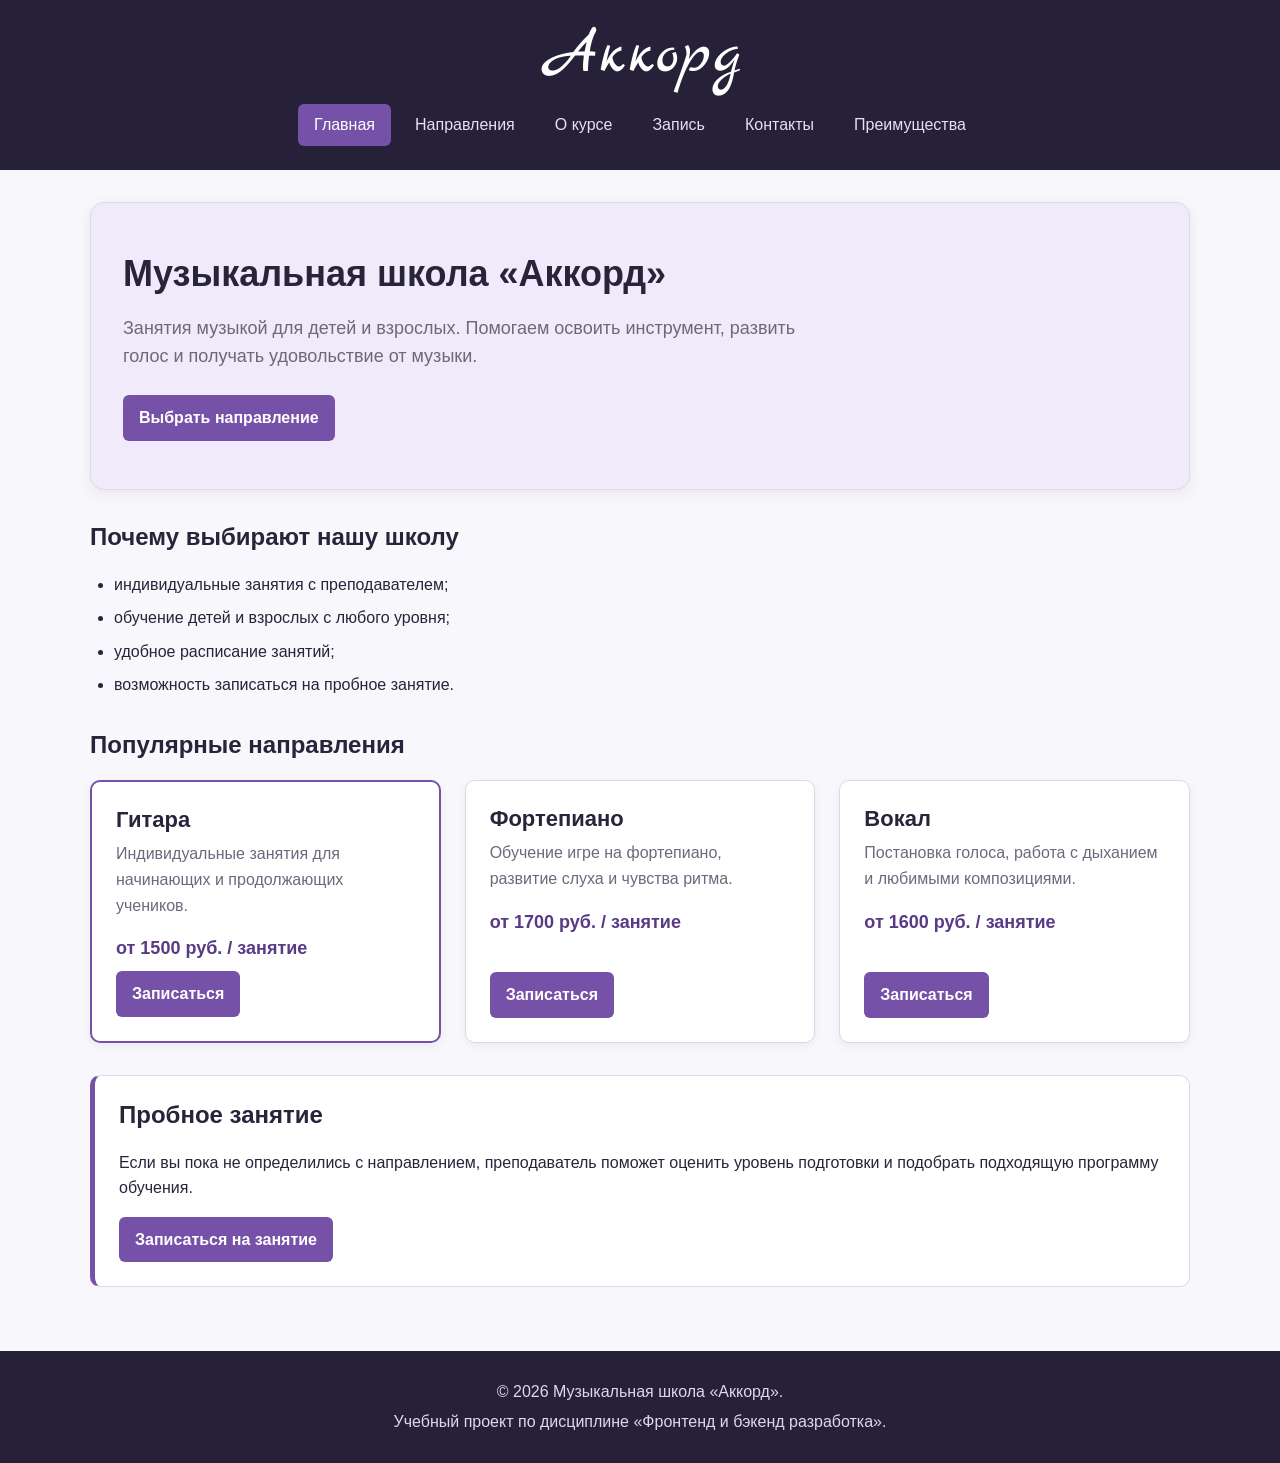
<file: index.html>
<!DOCTYPE html>
<html lang="ru">
<head>
  <meta charset="UTF-8">
  <!-- Cтрока нужна для правильного отображения страницы на телефонах и планшетах -->
  <meta name="viewport" content="width=device-width, initial-scale=1.0">
  <meta name="description" content="Музыкальная школа Аккорд — занятия музыкой для детей и взрослых.">

  <meta property="og:type" content="website">
  <meta property="og:title" content="Музыкальная школа Аккорд">
  <meta property="og:description" content="Занятия вокалом, гитарой и фортепиано для детей и взрослых.">
  <meta property="og:image" content="https://zakhar-buldin.github.io/kr1-html-css-shop/images/guitar.jpg">

  <title>Музыкальная школа Аккорд</title>

  <!-- Подключение стилей -->
  <link rel="preconnect" href="https://fonts.googleapis.com">
  <link rel="preconnect" href="https://fonts.gstatic.com" crossorigin>
  <link
    href="https://fonts.googleapis.com/css2?family=Marck+Script&display=swap"
    rel="stylesheet"
  >

  <link rel="stylesheet" href="css/style.css">

  <!-- Подключение JavaScript-файла -->
  <!-- defer позволяет не блокировать разбор HTML и гарантирует выполнение скрипта после построения документа-->
  <script src="js/main.js" defer></script>
  
</head>
<body>
  <header class="site-header">
    <div class="site-header__inner">
      <a class="site-header__logo" href="index.html">Аккорд</a>

      <!-- Блок навигации, в котором находятся основные ссылки по сайту или странице -->
      <nav class="site-nav" aria-label="Основная навигация">
        <ul class="site-nav__list">
          <li class="site-nav__item">
            <a class="site-nav__link site-nav__link--active" href="index.html">
              Главная
            </a>
          </li>

          <li class="site-nav__item">
            <a class="site-nav__link" href="catalog.html">
              Направления
            </a>
          </li>

          <li class="site-nav__item">
            <a class="site-nav__link" href="product.html">
              О курсе
            </a>
          </li>

          <li class="site-nav__item">
            <a class="site-nav__link" href="order.html">
              Запись
            </a>
          </li>

          <li class="site-nav__item">
            <a class="site-nav__link" href="contacts.html">
              Контакты
            </a>
          </li>

          <li class="site-nav__item">
            <a class="site-nav__link" href="#advantages">
              Преимущества
            </a>
          </li>
        </ul>
      </nav>
    </div>
  </header>

  <main>
    <section class="hero">
      <h1>Музыкальная школа «Аккорд»</h1>

      <p>
        Занятия музыкой для детей и взрослых.
        Помогаем освоить инструмент, развить голос
        и получать удовольствие от музыки.
      </p>

      <a class="button button--primary" href="#popular">
        Выбрать направление
      </a>
    </section>

    <section class="section" id="advantages">
      <h2>Почему выбирают нашу школу</h2>

      <ul class="advantages-list">
        <li>индивидуальные занятия с преподавателем;</li>
        <li>обучение детей и взрослых с любого уровня;</li>
        <li>удобное расписание занятий;</li>
        <li>возможность записаться на пробное занятие.</li>
      </ul>
    </section>

    <section class="section" id="popular">
      <h2>Популярные направления</h2>

      <div class="products-grid">
        <article class="product-card product-card--featured">
          <h3 class="product-card__title">Гитара</h3>

          <p class="product-card__description">
            Индивидуальные занятия для начинающих и продолжающих учеников.
          </p>

          <p class="product-card__price">
            от 1500 руб. / занятие
          </p>

          <button
            class="button button--primary product-card__button"
            type="button"
            data-product="Гитара"
          >
            Записаться
          </button>
        </article>

        <article class="product-card">
          <h3 class="product-card__title">Фортепиано</h3>

          <p class="product-card__description">
            Обучение игре на фортепиано, развитие слуха и чувства ритма.
          </p>

          <p class="product-card__price">
            от 1700 руб. / занятие
          </p>

          <button
            class="button button--primary product-card__button"
            type="button"
            data-product="Фортепиано"
          >
            Записаться
          </button>
        </article>

        <article class="product-card">
          <h3 class="product-card__title">Вокал</h3>

          <p class="product-card__description">
            Постановка голоса, работа с дыханием и любимыми композициями.
          </p>

          <p class="product-card__price">
            от 1600 руб. / занятие
          </p>

          <button
            class="button button--primary product-card__button"
            type="button"
            data-product="Вокал"
          >
            Записаться
          </button>
        </article>
      </div>
    </section>

    <aside class="aside-info">
      <h2>Пробное занятие</h2>

      <p>
        Если вы пока не определились с направлением,
        преподаватель поможет оценить уровень подготовки
        и подобрать подходящую программу обучения.
      </p>

      <a class="button button--primary" href="order.html">
        Записаться на занятие
      </a>
    </aside>
  </main>

  <footer class="site-footer" id="contacts">
    <!-- &copy - HTML-сущность символа авторского права -->
    <p>&copy; 2026 Музыкальная школа «Аккорд».</p>
    <p>Учебный проект по дисциплине «Фронтенд и бэкенд разработка».</p>
  </footer>

  <!-- Форма записи на урок -->
  <dialog
    class="order-dialog"
    id="order-dialog"
    aria-labelledby="order-dialog-title"
  >
    <h2 class="order-dialog__title" id="order-dialog-title">
      Запись на пробное занятие
    </h2>
    
    <form class="order-form" id="order-form" action="#" method="post" novalidate>
      <input id="selected-product" name="selected-product" type="hidden">

      <div class="order-form__field">
        <label class="order-form__label" for="order-name">
          Имя
        </label>

        <input
          class="order-form__input"
          id="order-name"
          name="name"
          type="text"
          placeholder="Введите ваше имя"
          minlength="2"
          autocomplete="given-name"
          required
        >
      </div>

      <div class="order-form__field">
        <label class="order-form__label" for="order-email">
          E-mail
        </label>

        <input
          class="order-form__input"
          id="order-email"
          name="email"
          type="email"
          placeholder="example@mail.ru"
          autocomplete="email"
          required
        >
      </div>

      <div class="order-form__field">
        <label class="order-form__label" for="order-phone">
          Телефон
        </label>

        <input
          class="order-form__input"
          id="order-phone"
          name="phone"
          type="tel"
          inputmode="tel"
          placeholder="+7 (900) 000-00-00"
          pattern="^\+7 \(\d{3}\) \d{3}-\d{2}-\d{2}$"
          required
        >

        <small class="order-form__hint">
          Формат: +7 (900) 000-00-00
        </small>
      </div>

      <div class="order-form__field">
        <label class="order-form__label" for="order-date">
          Желаемая дата
        </label>

        <input
          class="order-form__input"
          id="order-date"
          name="date"
          type="date"
        >
      </div>

      <div class="order-form__field">
        <label class="order-form__label" for="order-topic">
          Направление
        </label>

        <select
          class="order-form__select"
          id="order-topic"
          name="topic"
          required
        >
          <option value="">Выберите направление</option>
          <option value="guitar">Гитара</option>
          <option value="piano">Фортепиано</option>
          <option value="vocal">Вокал</option>
        </select>
      </div>

      <div class="order-form__field">
        <label class="order-form__label" for="order-comment">
          Комментарий
        </label>

        <textarea
          class="order-form__textarea"
          id="order-comment"
          name="comment"
          rows="4"
          placeholder="Укажите дополнительную информацию"
        ></textarea>
      </div>

      <div class="order-form__field">
        <label class="order-form__label" for="order-agreement">
          <input
            class="order-form__checkbox"
            id="order-agreement"
            name="agreement"
            type="checkbox"
            required
          >
          Я согласен на обработку данных
        </label>
      </div>

      <div class="order-form__actions">
        <button
          class="button button--secondary"
          type="button"
          id="close-order-dialog"
        >
          Закрыть
        </button>

        <button class="button button--primary" type="submit">
          Отправить заявку
        </button>
      </div>
    </form>
  </dialog>

  <p class="success-message" id="success-message" hidden>
    Заявка успешно отправлена!
  </p>
</body>
</html>
</file>
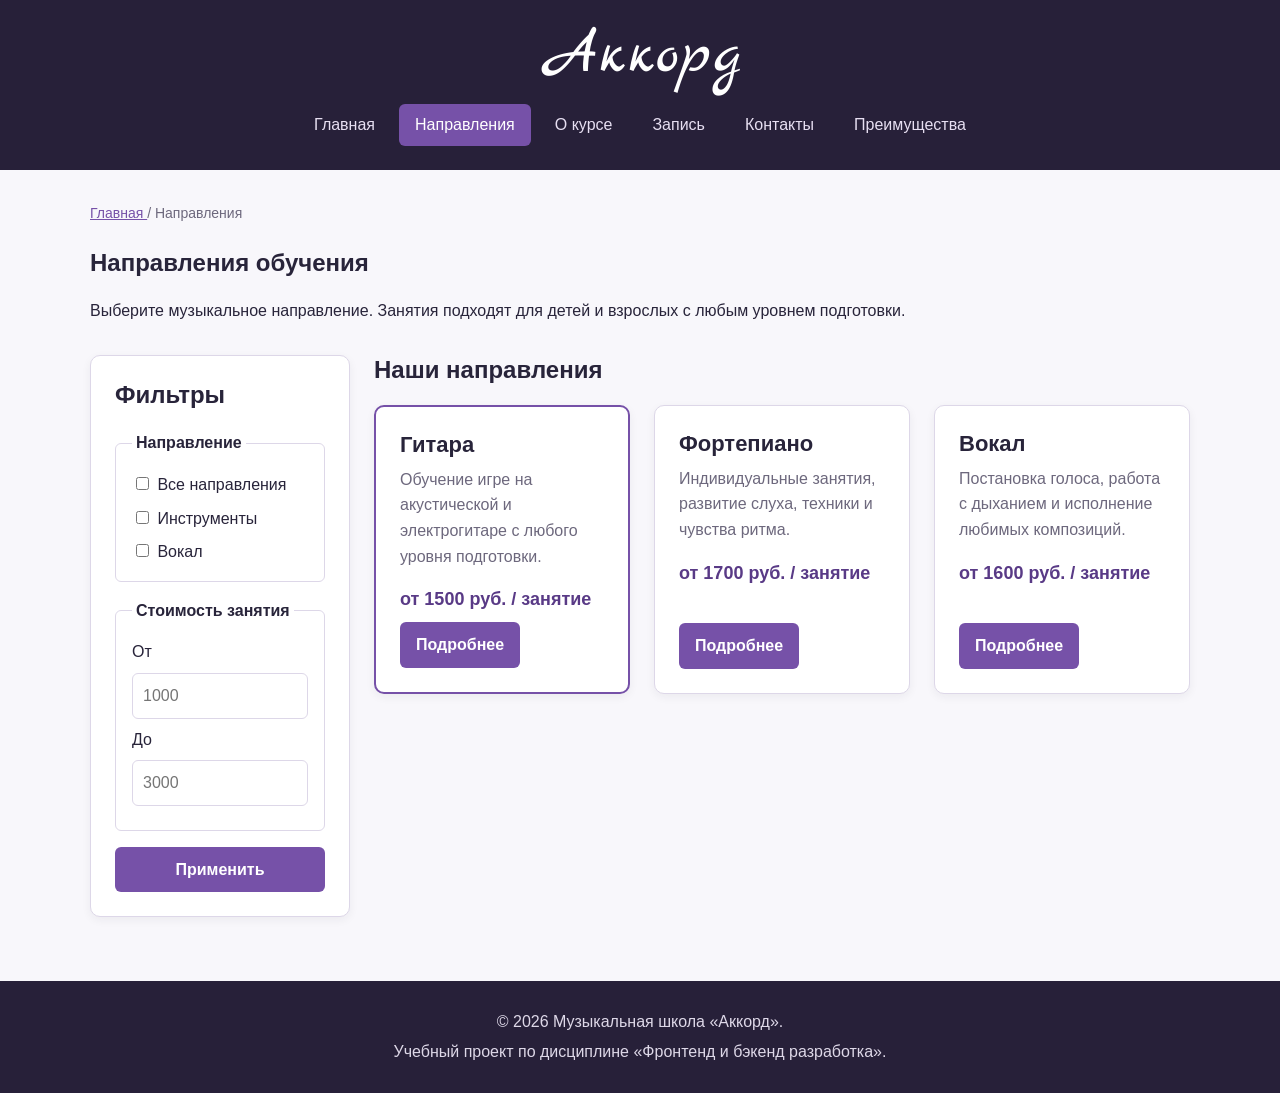
<file: catalog.html>
<!DOCTYPE html>
<html lang="ru">
<head>
  <meta charset="UTF-8">
  <meta name="viewport" content="width=device-width, initial-scale=1.0">
  <meta
    name="description"
    content="Направления обучения музыкальной школы Аккорд."
  >

  <meta property="og:type" content="website">
  <meta property="og:title" content="Направления обучения — Музыкальная школа Аккорд">
  <meta
    property="og:description"
    content="Гитара, фортепиано и вокал для детей и взрослых."
  >
  
  <title>Направления обучения — Музыкальная школа Аккорд</title>

  <link rel="preconnect" href="https://fonts.googleapis.com">
  <link rel="preconnect" href="https://fonts.gstatic.com" crossorigin>
  <link
    href="https://fonts.googleapis.com/css2?family=Marck+Script&display=swap"
    rel="stylesheet"
  >

  <link rel="stylesheet" href="css/style.css">
</head>
<body>
  <header class="site-header">
    <div class="site-header__inner">
      <a class="site-header__logo" href="index.html">Аккорд</a>

      <nav class="site-nav" aria-label="Основная навигация">
        <ul class="site-nav__list">
          <li class="site-nav__item">
            <a class="site-nav__link" href="index.html">
              Главная
            </a>
          </li>

          <li class="site-nav__item">
            <a
              class="site-nav__link site-nav__link--active"
              href="catalog.html"
            >
              Направления
            </a>
          </li>

          <li class="site-nav__item">
            <a class="site-nav__link" href="product.html">
              О курсе
            </a>
          </li>

          <li class="site-nav__item">
            <a class="site-nav__link" href="order.html">
              Запись
            </a>
          </li>

          <li class="site-nav__item">
            <a class="site-nav__link" href="contacts.html">
              Контакты
            </a>
          </li>

          <li class="site-nav__item">
            <a class="site-nav__link" href="index.html#advantages">
              Преимущества
            </a>
          </li>
        </ul>
      </nav>
    </div>
  </header>

  <main>
    <!-- Breadcrumbs — это навигационная цепочка, показывающая путь пользователя внутри сайта: Главная / Направления -->
    <nav class="breadcrumbs" aria-label="Хлебные крошки">
      <a class="breadcrumbs__link" href="index.html">
        Главная
      </a>

      <span class="breadcrumbs__current">
        Направления
      </span>
    </nav>

    <section class="section">
      <h1>Направления обучения</h1>

      <p>
        Выберите музыкальное направление.
        Занятия подходят для детей и взрослых
        с любым уровнем подготовки.
      </p>
    </section>

    <section class="catalog-layout">
      <aside class="catalog-filters">
        <h2 class="catalog-filters__title">Фильтры</h2>

        <form class="catalog-filters__form" action="#" method="get">
          <fieldset class="catalog-filters__group">
            <legend class="catalog-filters__legend">
              Направление
            </legend>

            <label class="catalog-filters__label">
              <input
                class="catalog-filters__checkbox"
                type="checkbox"
                name="category"
                value="all"
              >
              Все направления
            </label>

            <label class="catalog-filters__label">
              <input
                class="catalog-filters__checkbox"
                type="checkbox"
                name="category"
                value="instruments"
              >
              Инструменты
            </label>

            <label class="catalog-filters__label">
              <input
                class="catalog-filters__checkbox"
                type="checkbox"
                name="category"
                value="vocal"
              >
              Вокал
            </label>
          </fieldset>

          <fieldset class="catalog-filters__group">
            <legend class="catalog-filters__legend">
              Стоимость занятия
            </legend>

            <label class="catalog-filters__label" for="price-from">
              От
            </label>

            <input
              class="catalog-filters__input"
              id="price-from"
              name="price-from"
              type="number"
              min="0"
              placeholder="1000"
            >

            <label class="catalog-filters__label" for="price-to">
              До
            </label>

            <input
              class="catalog-filters__input"
              id="price-to"
              name="price-to"
              type="number"
              min="0"
              placeholder="3000"
            >
          </fieldset>

          <button class="button button--primary" type="submit">
            Применить
          </button>
        </form>
      </aside>

      <section class="catalog-layout__products">
        <h2>Наши направления</h2>

        <div class="products-grid">
          <article class="product-card product-card--featured">
            <h3 class="product-card__title">
              Гитара
            </h3>

            <p class="product-card__description">
              Обучение игре на акустической и электрогитаре
              с любого уровня подготовки.
            </p>

            <p class="product-card__price">
              от 1500 руб. / занятие
            </p>
            <!-- Якорная ссылка на другую страницу -->
            <a
              class="button button--primary product-card__button"
              href="product.html#guitar"
            >
              Подробнее
            </a>
          </article>

          <article class="product-card">
            <h3 class="product-card__title">
              Фортепиано
            </h3>

            <p class="product-card__description">
              Индивидуальные занятия, развитие слуха,
              техники и чувства ритма.
            </p>

            <p class="product-card__price">
              от 1700 руб. / занятие
            </p>
            <!-- Якорная ссылка на другую страницу -->
            <a
              class="button button--primary product-card__button"
              href="product.html#piano"
            >
              Подробнее
            </a>
          </article>

          <article class="product-card">
            <h3 class="product-card__title">
              Вокал
            </h3>

            <p class="product-card__description">
              Постановка голоса, работа с дыханием
              и исполнение любимых композиций.
            </p>

            <p class="product-card__price">
              от 1600 руб. / занятие
            </p>
            <!-- Якорная ссылка на другую страницу -->
            <a
              class="button button--primary product-card__button"
              href="product.html#vocal"
            >
              Подробнее
            </a>
          </article>
        </div>
      </section>
    </section>
  </main>

  <footer class="site-footer">
    <p>&copy; 2026 Музыкальная школа «Аккорд».</p>
    <p>Учебный проект по дисциплине «Фронтенд и бэкенд разработка».</p>
  </footer>
</body>
</html>
</file>
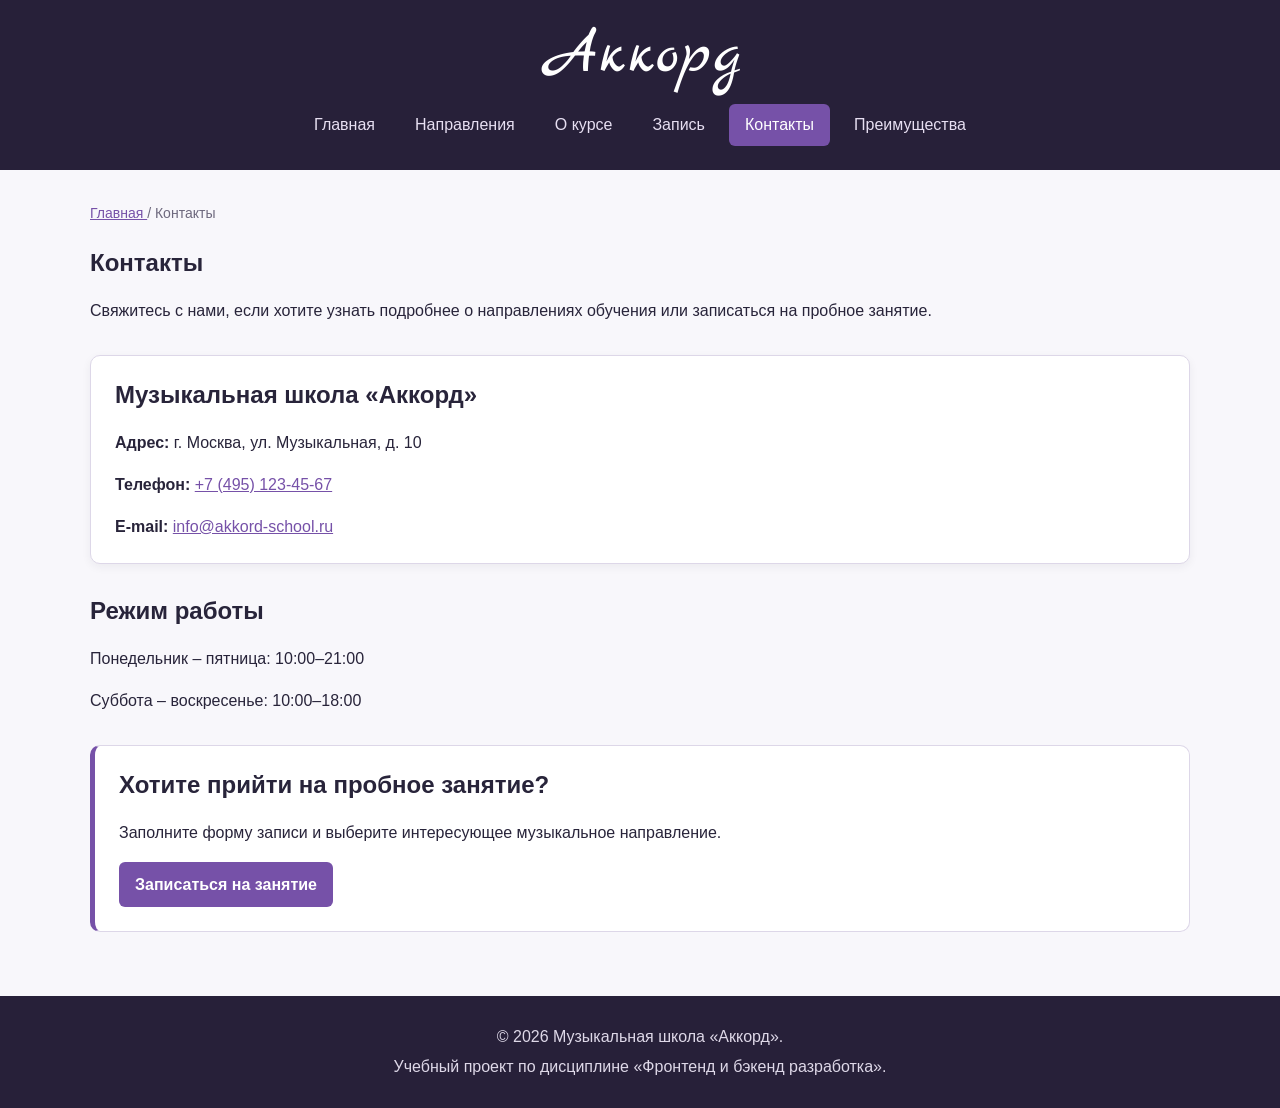
<file: contacts.html>
<!DOCTYPE html>
<html lang="ru">
<head>
  <meta charset="UTF-8">
  <meta name="viewport" content="width=device-width, initial-scale=1.0">
  <meta
    name="description"
    content="Контакты музыкальной школы Аккорд."
  >

  <meta property="og:type" content="website">
  <meta property="og:title" content="Контакты — Музыкальная школа Аккорд">
  <meta
    property="og:description"
    content="Адрес, телефон и режим работы музыкальной школы Аккорд."
  >

  <title>Контакты — Музыкальная школа Аккорд</title>

  <link rel="preconnect" href="https://fonts.googleapis.com">
  <link rel="preconnect" href="https://fonts.gstatic.com" crossorigin>
  <link
    href="https://fonts.googleapis.com/css2?family=Marck+Script&display=swap"
    rel="stylesheet"
  >

  <link rel="stylesheet" href="css/style.css">
</head>
<body>
  <header class="site-header">
    <div class="site-header__inner">
      <a class="site-header__logo" href="index.html">Аккорд</a>

      <nav class="site-nav" aria-label="Основная навигация">
        <ul class="site-nav__list">
          <li class="site-nav__item">
            <a class="site-nav__link" href="index.html">
              Главная
            </a>
          </li>

          <li class="site-nav__item">
            <a class="site-nav__link" href="catalog.html">
              Направления
            </a>
          </li>

          <li class="site-nav__item">
            <a class="site-nav__link" href="product.html">
              О курсе
            </a>
          </li>

          <li class="site-nav__item">
            <a class="site-nav__link" href="order.html">
              Запись
            </a>
          </li>

          <li class="site-nav__item">
            <a
              class="site-nav__link site-nav__link--active"
              href="contacts.html"
            >
              Контакты
            </a>
          </li>

          <li class="site-nav__item">
            <a class="site-nav__link" href="index.html#advantages">
              Преимущества
            </a>
          </li>
        </ul>
      </nav>
    </div>
  </header>

  <main>
    <!-- Breadcrumbs — это навигационная цепочка, показывающая путь пользователя внутри сайта: Главная / Контакты -->
    <nav class="breadcrumbs" aria-label="Хлебные крошки">
      <a class="breadcrumbs__link" href="index.html">
        Главная
      </a>

      <span class="breadcrumbs__current">
        Контакты
      </span>
    </nav>

    <section class="section">
      <h1>Контакты</h1>

      <p>
        Свяжитесь с нами, если хотите узнать подробнее
        о направлениях обучения или записаться на пробное занятие.
      </p>
    </section>

    <section class="contacts-section">
      <h2>Музыкальная школа «Аккорд»</h2>

      <address class="contacts">
        <p class="contacts__item">
          <strong>Адрес:</strong>
          г. Москва, ул. Музыкальная, д. 10
        </p>

        <p class="contacts__item">
          <strong>Телефон:</strong>
          <a class="contacts__link" href="tel:+74951234567">
            +7 (495) 123-45-67
          </a>
        </p>

        <p class="contacts__item">
          <strong>E-mail:</strong>
          <a class="contacts__link" href="mailto:info@akkord-school.ru">
            info@akkord-school.ru
          </a>
        </p>
      </address>
    </section>

    <section class="section">
      <h2>Режим работы</h2>

      <p>
        Понедельник – пятница: 10:00–21:00
      </p>

      <p>
        Суббота – воскресенье: 10:00–18:00
      </p>
    </section>

    <!-- Доп.информация -->
    <aside class="aside-info">
      <h2>Хотите прийти на пробное занятие?</h2>

      <p>
        Заполните форму записи и выберите
        интересующее музыкальное направление.
      </p>

      <!-- Ссылка на страницу Записи на занятие -->
      <a class="button button--primary" href="order.html">
        Записаться на занятие
      </a>
    </aside>
  </main>

  <footer class="site-footer">
    <p>&copy; 2026 Музыкальная школа «Аккорд».</p>
    <p>Учебный проект по дисциплине «Фронтенд и бэкенд разработка».</p>
  </footer>
</body>
</html>
</file>
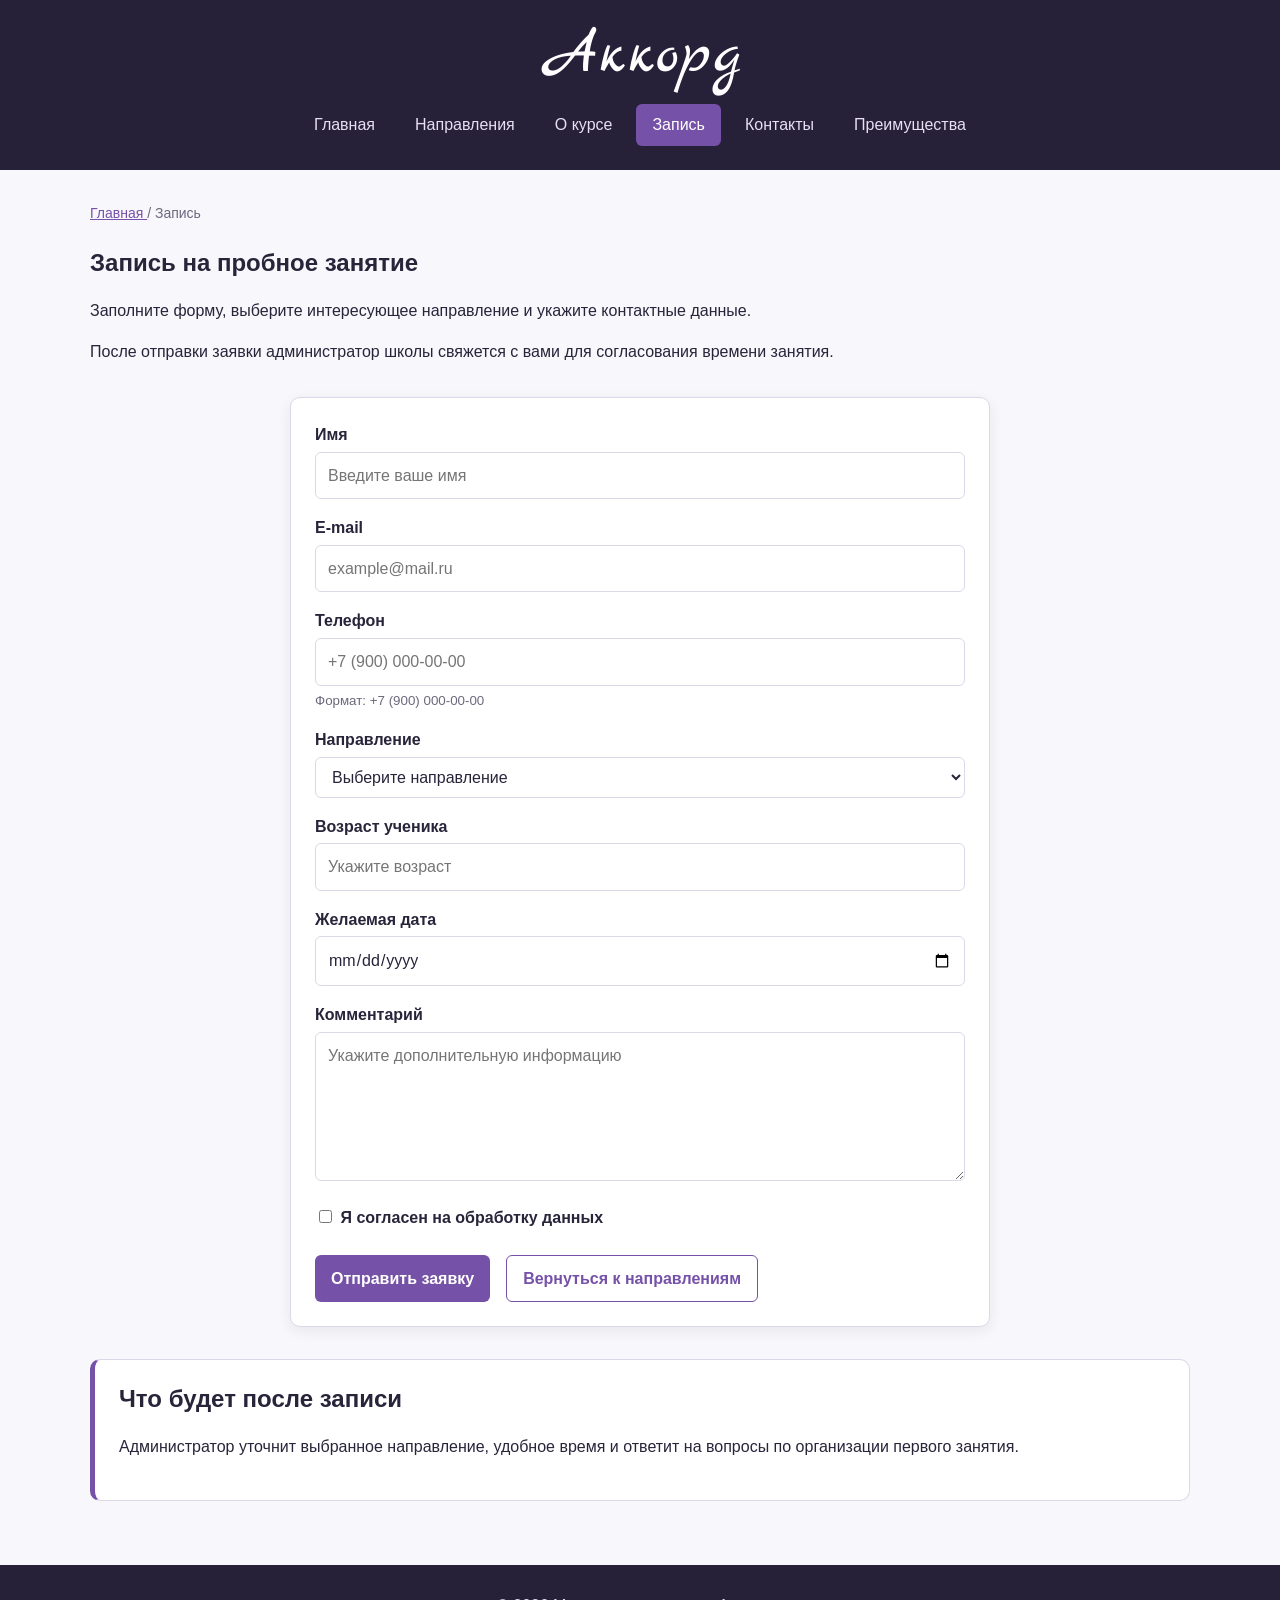
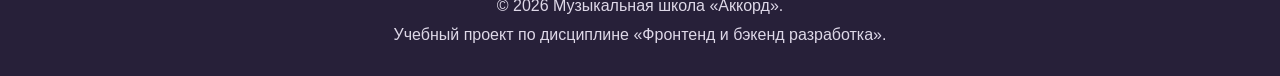
<file: order.html>
<!DOCTYPE html>
<html lang="ru">
<head>
  <meta charset="UTF-8">
  <meta name="viewport" content="width=device-width, initial-scale=1.0">
  <meta
    name="description"
    content="Запись на пробное занятие в музыкальной школе Аккорд."
  >

  <meta property="og:type" content="website">
  <meta property="og:title" content="Запись на занятие — Музыкальная школа Аккорд">
  <meta
    property="og:description"
    content="Форма записи на пробное занятие в музыкальной школе Аккорд."
  >

  <title>Запись на занятие — Музыкальная школа Аккорд</title>
  <link rel="preconnect" href="https://fonts.googleapis.com">
  <link rel="preconnect" href="https://fonts.gstatic.com" crossorigin>
  <link
    href="https://fonts.googleapis.com/css2?family=Marck+Script&display=swap"
    rel="stylesheet"
  >

  <link rel="stylesheet" href="css/style.css">
  <script src="js/main.js" defer></script>
</head>
<body>
  <header class="site-header">
    <div class="site-header__inner">
      <a class="site-header__logo" href="index.html">Аккорд</a>

      <nav class="site-nav" aria-label="Основная навигация">
        <ul class="site-nav__list">
          <li class="site-nav__item">
            <a class="site-nav__link" href="index.html">
              Главная
            </a>
          </li>

          <li class="site-nav__item">
            <a class="site-nav__link" href="catalog.html">
              Направления
            </a>
          </li>

          <li class="site-nav__item">
            <a class="site-nav__link" href="product.html">
              О курсе
            </a>
          </li>

          <li class="site-nav__item">
            <a
              class="site-nav__link site-nav__link--active"
              href="order.html"
            >
              Запись
            </a>
          </li>

          <li class="site-nav__item">
            <a class="site-nav__link" href="contacts.html">
              Контакты
            </a>
          </li>

          <li class="site-nav__item">
            <a class="site-nav__link" href="index.html#advantages">
              Преимущества
            </a>
          </li>
        </ul>
      </nav>
    </div>
  </header>

  <main>
    <!-- Breadcrumbs — это навигационная цепочка, показывающая путь пользователя внутри сайта: Главная / Запись -->
    <nav class="breadcrumbs" aria-label="Хлебные крошки">
      <a class="breadcrumbs__link" href="index.html">
        Главная
      </a>

      <span class="breadcrumbs__current">
        Запись
      </span>
    </nav>

    <section class="section">
      <h1>Запись на пробное занятие</h1>

      <p>
        Заполните форму, выберите интересующее направление
        и укажите контактные данные.
      </p>

      <p>
        После отправки заявки администратор школы
        свяжется с вами для согласования времени занятия.
      </p>
    </section>

    <section class="order-section">
      <form
        class="order-form order-form--page"
        id="page-order-form"
        action="#"
        method="post">
        <div class="order-form__field">
          <label class="order-form__label" for="student-name">
            Имя
          </label>

          <input
            class="order-form__input"
            id="student-name"
            name="name"
            type="text"
            placeholder="Введите ваше имя"
            minlength="2"
            autocomplete="given-name"
            required
          >
        </div>

        <div class="order-form__field">
          <label class="order-form__label" for="student-email">
            E-mail
          </label>

          <input
            class="order-form__input"
            id="student-email"
            name="email"
            type="email"
            placeholder="example@mail.ru"
            autocomplete="email"
            required
          >
        </div>

        <div class="order-form__field">
          <label class="order-form__label" for="student-phone">
            Телефон
          </label>

          <input
            class="order-form__input"
            id="student-phone"
            name="phone"
            type="tel"
            inputmode="tel"
            placeholder="+7 (900) 000-00-00"
            pattern="^\+7 \(\d{3}\) \d{3}-\d{2}-\d{2}$"
            required
          >

          <small class="order-form__hint">
            Формат: +7 (900) 000-00-00
          </small>
        </div>

        <div class="order-form__field">
          <label class="order-form__label" for="student-course">
            Направление
          </label>

          <select
            class="order-form__select"
            id="student-course"
            name="course"
            required
          >
            <option value="">Выберите направление</option>
            <option value="guitar">Гитара</option>
            <option value="piano">Фортепиано</option>
            <option value="vocal">Вокал</option>
          </select>
        </div>

        <div class="order-form__field">
          <label class="order-form__label" for="student-age">
            Возраст ученика
          </label>

          <input
            class="order-form__input"
            id="student-age"
            name="age"
            type="number"
            min="5"
            max="100"
            placeholder="Укажите возраст"
          >
        </div>

        <div class="order-form__field">
          <label class="order-form__label" for="lesson-date">
            Желаемая дата
          </label>

          <input
            class="order-form__input"
            id="lesson-date"
            name="date"
            type="date"
          >
        </div>

        <div class="order-form__field">
          <label class="order-form__label" for="student-comment">
            Комментарий
          </label>

          <textarea
            class="order-form__textarea"
            id="student-comment"
            name="comment"
            rows="5"
            placeholder="Укажите дополнительную информацию"
          ></textarea>
        </div>

        <div class="order-form__field">
          <label class="order-form__label">
            <input
              class="order-form__checkbox"
              id="student-agreement"
              name="agreement"
              type="checkbox"
              required
            >
            Я согласен на обработку данных
          </label>
        </div>

        <div class="order-form__actions">
          <button class="button button--primary" type="submit">
            Отправить заявку
          </button>

          <a class="button button--secondary" href="catalog.html">
            Вернуться к направлениям
          </a>
        </div>
      </form>

      <p
        class="success-message"
        id="page-success-message"
        hidden
      >
        Спасибо! Заявка успешно отправлена.
        Администратор свяжется с вами для согласования времени занятия.
      </p>
    </section>

    <!-- Доп.информация -->
    <aside class="aside-info">
      <h2>Что будет после записи</h2>

      <p>
        Администратор уточнит выбранное направление,
        удобное время и ответит на вопросы
        по организации первого занятия.
      </p>
    </aside>
  </main>

  <footer class="site-footer">
    <p>&copy; 2026 Музыкальная школа «Аккорд».</p>
    <p>Учебный проект по дисциплине «Фронтенд и бэкенд разработка».</p>
  </footer>
</body>
</html>
</file>
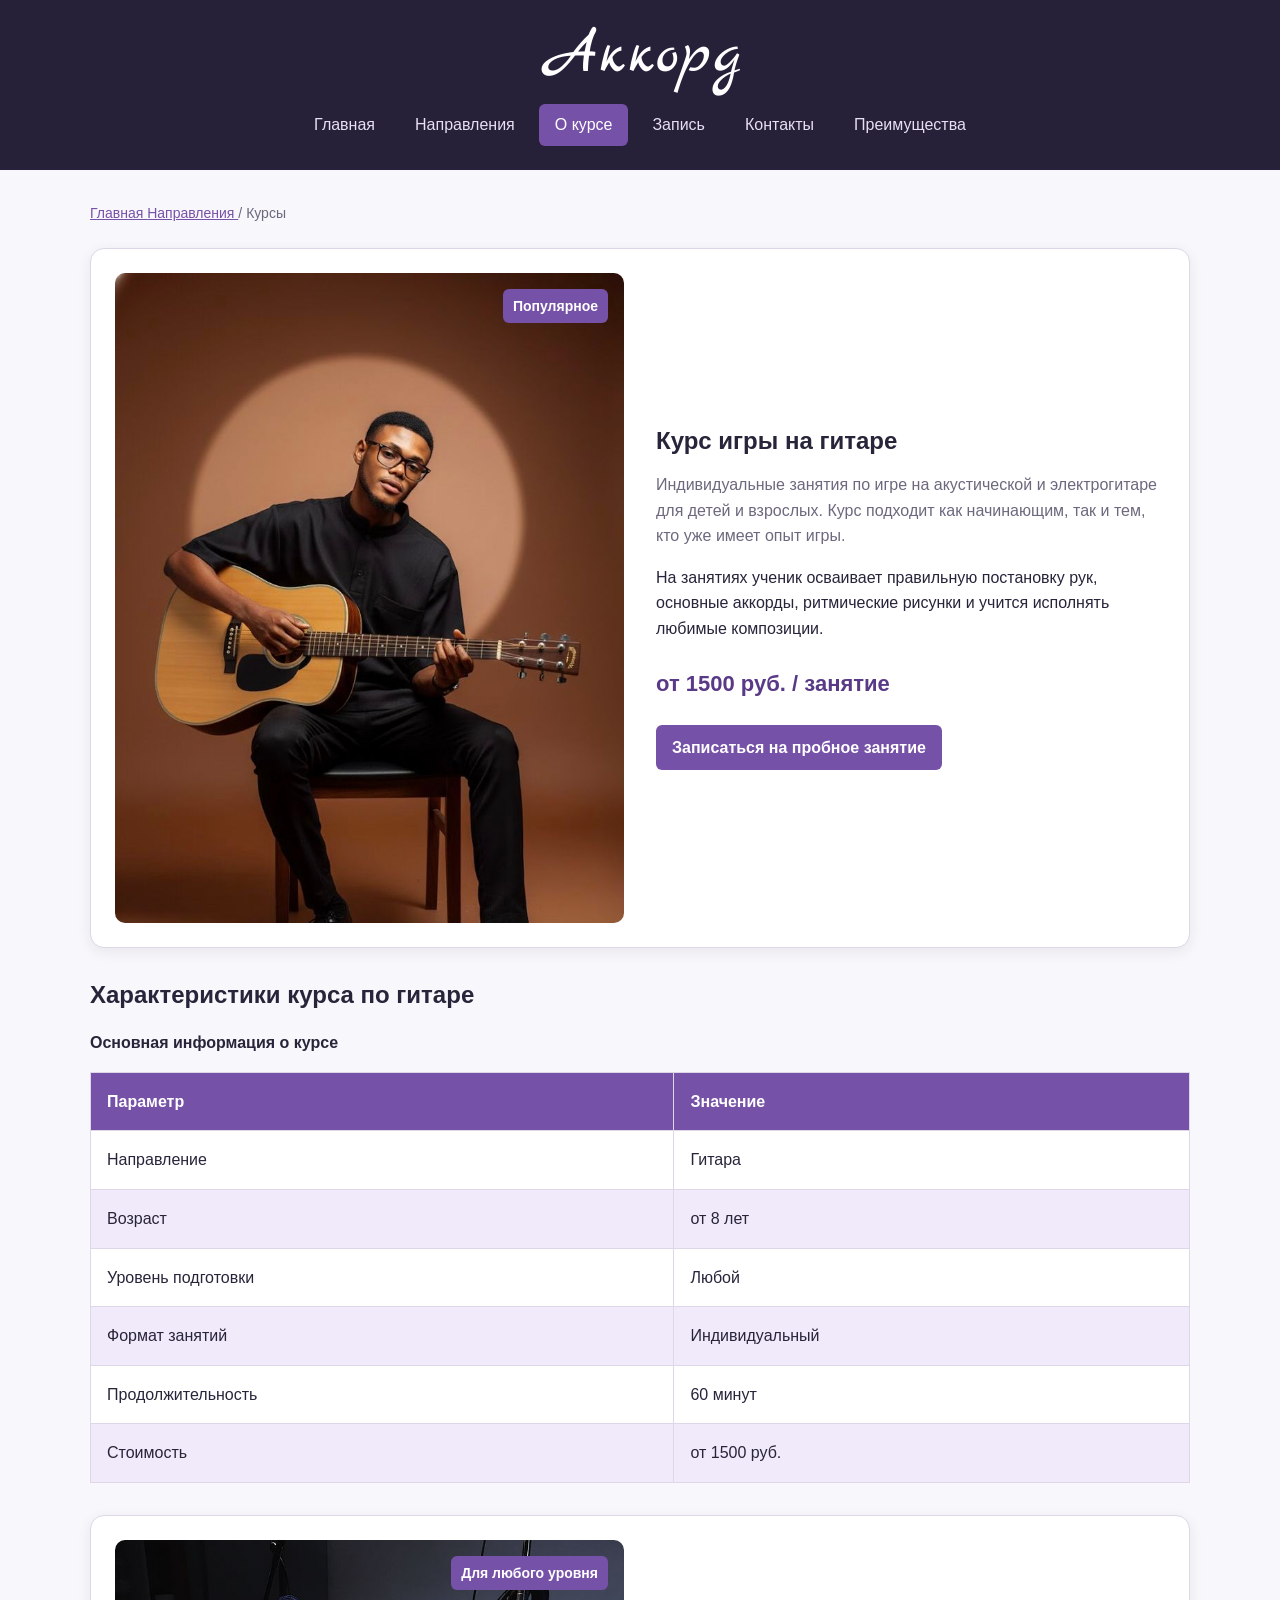
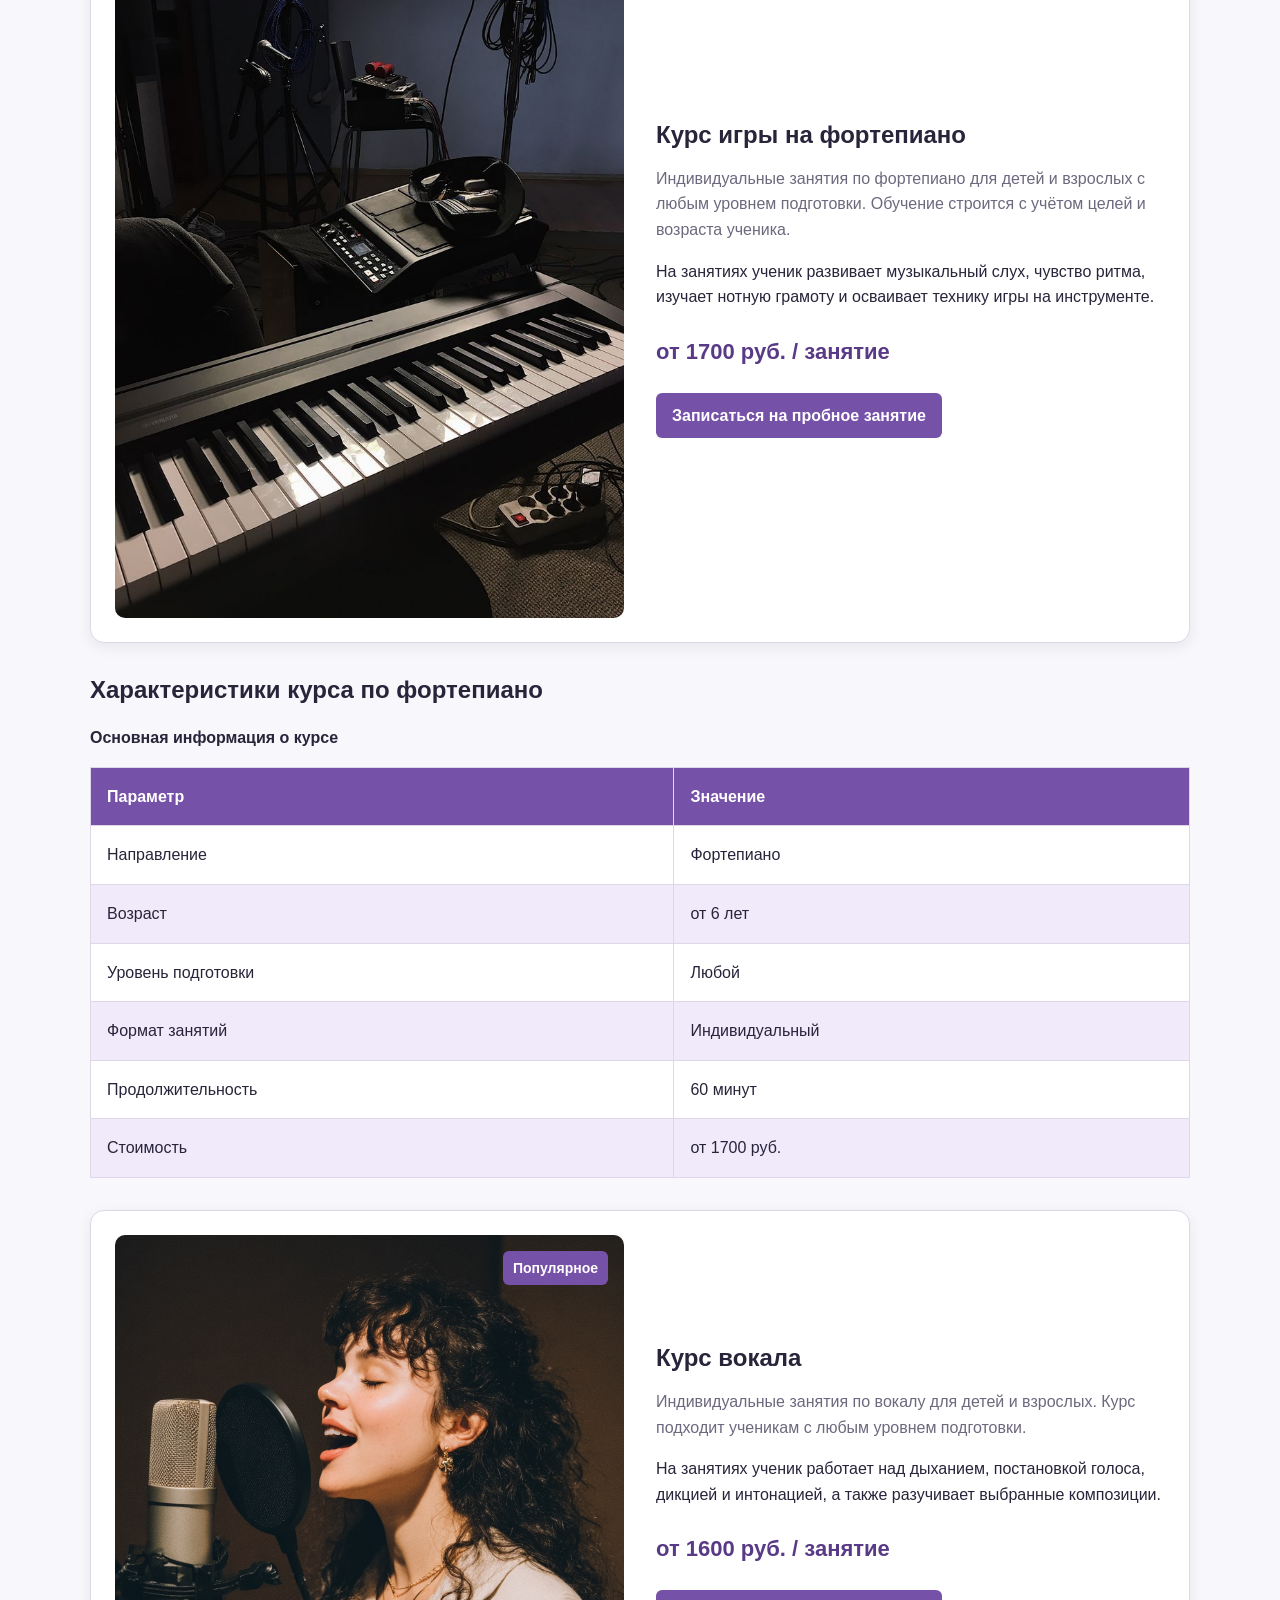
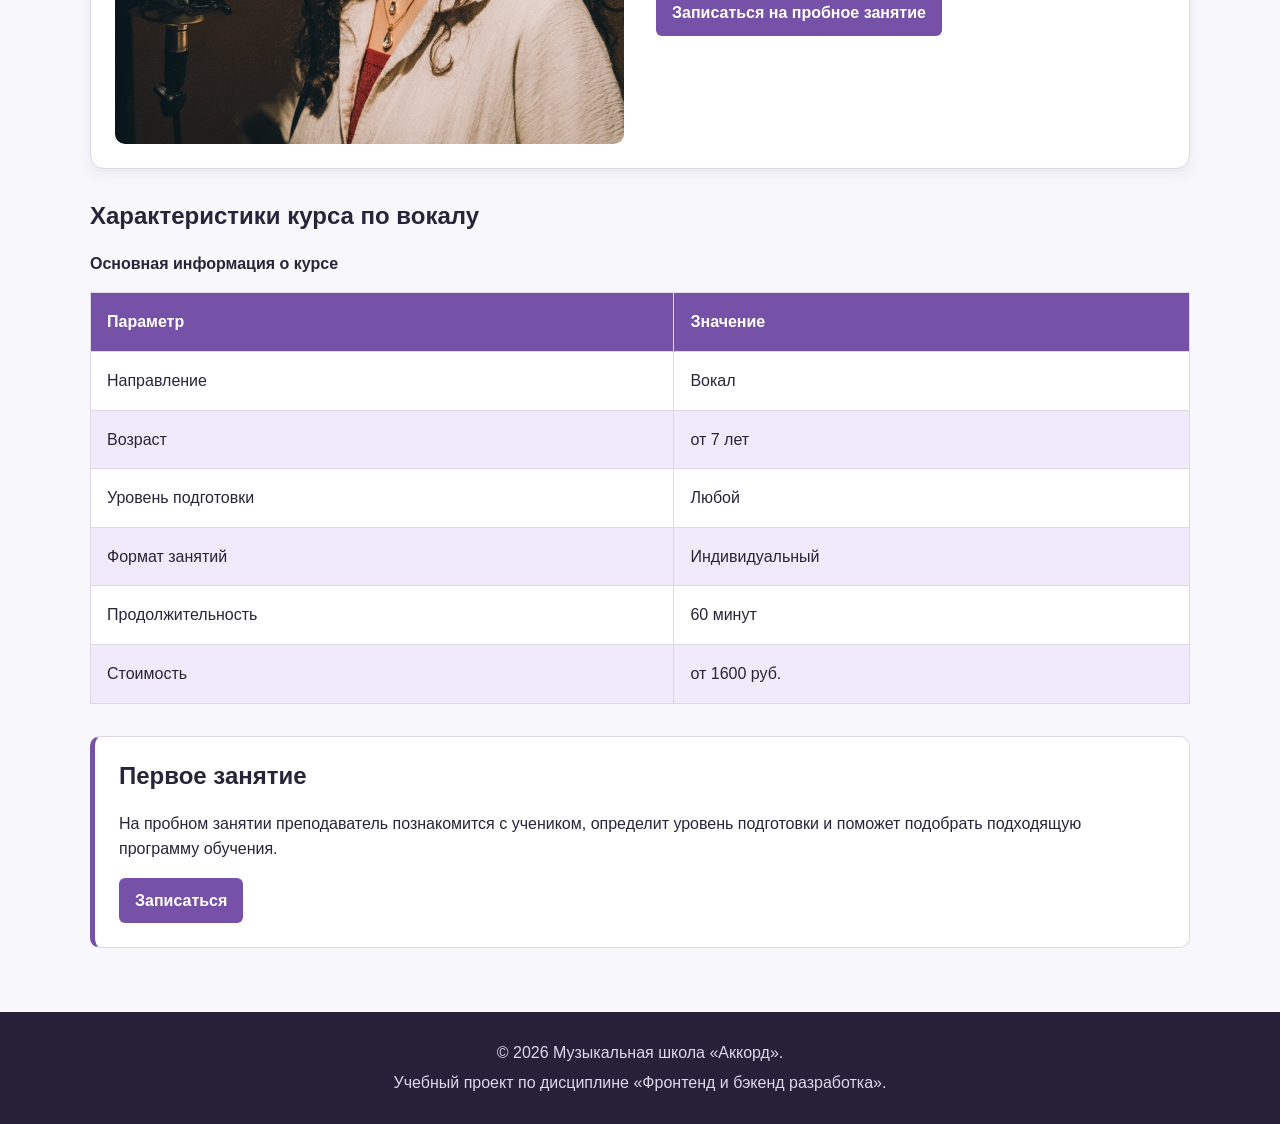
<file: product.html>
<!DOCTYPE html>
<html lang="ru">
<head>
  <meta charset="UTF-8">
  <meta name="viewport" content="width=device-width, initial-scale=1.0">
  <meta
    name="description"
    content="Курсы музыкальной школы Аккорд: гитара, фортепиано и вокал."
  >

  <meta property="og:type" content="website">
  <meta
    property="og:title"
    content="Курсы — Музыкальная школа Аккорд"
  >
  <meta
    property="og:description"
    content="Подробная информация о музыкальных направлениях школы Аккорд."
  >

  <title>Курсы — Музыкальная школа Аккорд</title>
  <link rel="preconnect" href="https://fonts.googleapis.com">
  <link rel="preconnect" href="https://fonts.gstatic.com" crossorigin>
  <link
    href="https://fonts.googleapis.com/css2?family=Marck+Script&display=swap"
    rel="stylesheet"
  >

  <link rel="stylesheet" href="css/style.css">
</head>
<body>
  <header class="site-header">
    <div class="site-header__inner">
      <a class="site-header__logo" href="index.html">Аккорд</a>

      <nav class="site-nav" aria-label="Основная навигация">
        <ul class="site-nav__list">
          <li class="site-nav__item">
            <a class="site-nav__link" href="index.html">
              Главная
            </a>
          </li>

          <li class="site-nav__item">
            <a class="site-nav__link" href="catalog.html">
              Направления
            </a>
          </li>

          <li class="site-nav__item">
            <a
              class="site-nav__link site-nav__link--active"
              href="product.html"
            >
              О курсе
            </a>
          </li>

          <li class="site-nav__item">
            <a class="site-nav__link" href="order.html">
              Запись
            </a>
          </li>

          <li class="site-nav__item">
            <a class="site-nav__link" href="contacts.html">
              Контакты
            </a>
          </li>

          <li class="site-nav__item">
            <a class="site-nav__link" href="index.html#advantages">
              Преимущества
            </a>
          </li>
        </ul>
      </nav>
    </div>
  </header>

  <main>
    <nav class="breadcrumbs" aria-label="Хлебные крошки">
      <a class="breadcrumbs__link" href="index.html">
        Главная
      </a>

      <a class="breadcrumbs__link" href="catalog.html">
        Направления
      </a>

      <span class="breadcrumbs__current">
        Курсы
      </span>
    </nav>

    <section class="product-details" id="guitar">
      <div class="product-details__image-wrapper">
        <span class="product-details__badge">
          Популярное
        </span>

        <img
          class="product-details__image"
          src="images/guitar.jpg"
          alt="Занятие по игре на гитаре"
        >
      </div>

      <div class="product-details__content">
        <h1 class="product-details__title">
          Курс игры на гитаре
        </h1>

        <p class="product-details__description">
          Индивидуальные занятия по игре на акустической
          и электрогитаре для детей и взрослых.
          Курс подходит как начинающим, так и тем,
          кто уже имеет опыт игры.
        </p>

        <p>
          На занятиях ученик осваивает правильную постановку рук,
          основные аккорды, ритмические рисунки
          и учится исполнять любимые композиции.
        </p>

        <p class="product-details__price">
          от 1500 руб. / занятие
        </p>

        <!-- Ссылка на страницу Записи на урок -->
        <a class="button button--primary" href="order.html">
          Записаться на пробное занятие
        </a>
      </div>
    </section>

    <section class="section">
      <h2>Характеристики курса по гитаре</h2>

      <table class="product-table">
        <caption>
          Основная информация о курсе
        </caption>

        <thead>
          <tr>
            <th>Параметр</th>
            <th>Значение</th>
          </tr>
        </thead>

        <tbody>
          <tr>
            <td>Направление</td>
            <td>Гитара</td>
          </tr>

          <tr>
            <td>Возраст</td>
            <td>от 8 лет</td>
          </tr>

          <tr>
            <td>Уровень подготовки</td>
            <td>Любой</td>
          </tr>

          <tr>
            <td>Формат занятий</td>
            <td>Индивидуальный</td>
          </tr>

          <tr>
            <td>Продолжительность</td>
            <td>60 минут</td>
          </tr>

          <tr>
            <td>Стоимость</td>
            <td>от 1500 руб.</td>
          </tr>
        </tbody>
      </table>
    </section>

    <section class="product-details" id="piano">
      <div class="product-details__image-wrapper">
        <span class="product-details__badge">
          Для любого уровня
        </span>

        <img
          class="product-details__image"
          src="images/piano.jpg"
          alt="Занятие по игре на фортепиано"
        >
      </div>

      <div class="product-details__content">
        <h2 class="product-details__title">
          Курс игры на фортепиано
        </h2>

        <p class="product-details__description">
          Индивидуальные занятия по фортепиано
          для детей и взрослых с любым уровнем подготовки.
          Обучение строится с учётом целей и возраста ученика.
        </p>

        <p>
          На занятиях ученик развивает музыкальный слух,
          чувство ритма, изучает нотную грамоту
          и осваивает технику игры на инструменте.
        </p>

        <p class="product-details__price">
          от 1700 руб. / занятие
        </p>
        
        <!-- Ссылка на страницу Записи на урок -->
        <a class="button button--primary" href="order.html">
          Записаться на пробное занятие
        </a>
      </div>
    </section>

    <section class="section">
      <h2>Характеристики курса по фортепиано</h2>

      <table class="product-table">
        <caption>
          Основная информация о курсе
        </caption>

        <thead>
          <tr>
            <th>Параметр</th>
            <th>Значение</th>
          </tr>
        </thead>

        <tbody>
          <tr>
            <td>Направление</td>
            <td>Фортепиано</td>
          </tr>

          <tr>
            <td>Возраст</td>
            <td>от 6 лет</td>
          </tr>

          <tr>
            <td>Уровень подготовки</td>
            <td>Любой</td>
          </tr>

          <tr>
            <td>Формат занятий</td>
            <td>Индивидуальный</td>
          </tr>

          <tr>
            <td>Продолжительность</td>
            <td>60 минут</td>
          </tr>

          <tr>
            <td>Стоимость</td>
            <td>от 1700 руб.</td>
          </tr>
        </tbody>
      </table>
    </section>

    <section class="product-details" id="vocal">
      <div class="product-details__image-wrapper">
        <span class="product-details__badge">
          Популярное
        </span>

        <img
          class="product-details__image"
          src="images/vocal.jpg"
          alt="Занятие по вокалу"
        >
      </div>

      <div class="product-details__content">
        <h2 class="product-details__title">
          Курс вокала
        </h2>

        <p class="product-details__description">
          Индивидуальные занятия по вокалу
          для детей и взрослых.
          Курс подходит ученикам с любым уровнем подготовки.
        </p>

        <p>
          На занятиях ученик работает над дыханием,
          постановкой голоса, дикцией и интонацией,
          а также разучивает выбранные композиции.
        </p>

        <p class="product-details__price">
          от 1600 руб. / занятие
        </p>

        <!-- Ссылка на страницу Записи на урок -->
        <a class="button button--primary" href="order.html">
          Записаться на пробное занятие
        </a>
      </div>
    </section>

    <section class="section">
      <h2>Характеристики курса по вокалу</h2>

      <table class="product-table">
        <caption>
          Основная информация о курсе
        </caption>

        <thead>
          <tr>
            <th>Параметр</th>
            <th>Значение</th>
          </tr>
        </thead>

        <tbody>
          <tr>
            <td>Направление</td>
            <td>Вокал</td>
          </tr>

          <tr>
            <td>Возраст</td>
            <td>от 7 лет</td>
          </tr>

          <tr>
            <td>Уровень подготовки</td>
            <td>Любой</td>
          </tr>

          <tr>
            <td>Формат занятий</td>
            <td>Индивидуальный</td>
          </tr>

          <tr>
            <td>Продолжительность</td>
            <td>60 минут</td>
          </tr>

          <tr>
            <td>Стоимость</td>
            <td>от 1600 руб.</td>
          </tr>
        </tbody>
      </table>
    </section>

    <!-- Доп. инфомарция -->
    <aside class="aside-info">
      <h2>Первое занятие</h2>

      <p>
        На пробном занятии преподаватель познакомится с учеником,
        определит уровень подготовки и поможет подобрать
        подходящую программу обучения.
      </p>

      <a class="button button--primary" href="order.html">
        Записаться
      </a>
    </aside>
  </main>

  <footer class="site-footer">
    <p>&copy; 2026 Музыкальная школа «Аккорд».</p>
    <p>Учебный проект по дисциплине «Фронтенд и бэкенд разработка».</p>
  </footer>
</body>
</html>
</file>
<file: css/style.css>
/* ===============================
   1. Переменные проекта
   =============================== */

:root {
  /* Основные цвета проекта */
  --color-bg: #f8f7fb;
  --color-text: #28243a;
  --color-muted: #6d687d;
  --color-primary: #7651a8;
  --color-primary-dark: #593a86;
  --color-border: #ddd7e8;
  --color-surface: #ffffff;
  --color-surface-accent: #f0eafa;
  --color-header: #272039;
  --color-danger: #b00020;
  --color-success: #168a2f;
  --color-success-bg: #eefaf0;
  --color-white: #ffffff;

  /* Отступы */
  --space-xs: 4px;
  --space-sm: 8px;
  --space-md: 16px;
  --space-lg: 24px;
  --space-xl: 32px;

  /* Скругления */
  --radius-sm: 6px;
  --radius-md: 10px;
  --radius-lg: 14px;

  /* Размеры */
  --container-width: 1100px;
}


/* ===============================
   2. Базовые стили
   =============================== */

/* '*' - это универсальный селектор, то есть применяется ко всем элементам. */
* {
  box-sizing: border-box;
}

html {
  scroll-behavior: smooth;
}

body {
  margin: 0;
  font-family: Arial, sans-serif;
  line-height: 1.6;
  color: var(--color-text);
  background-color: var(--color-bg);
}

main {
  padding: var(--space-xl) var(--space-lg);
}

h1,
h2,
h3 {
  line-height: 1.25;
}

h1 {
  margin-top: 0;
}

img {
  max-width: 100%;
}


/* ===============================
   3. Шапка и навигация
   =============================== */

.site-header {
  padding: var(--space-lg);
  background-color: var(--color-header);
}

.site-header__inner {
  max-width: var(--container-width);
  margin: 0 auto;
}

.site-header__logo {
  display: block;
  margin-bottom: var(--space-md);
  font-family: "Marck Script", cursive;
  font-size: 64px;
  line-height: 1;
  font-weight: 400;
  color: var(--color-white);
  text-align: center;
  text-decoration: none;
}

.site-header__logo:hover {
  color: var(--color-white);
  opacity: 0.95;
}

/* Flexbox удобен для навигации, 
   потому что пункты меню можно располагать в одну строку и выравнивать по центру.*/
.site-nav__list {
  display: flex;
  flex-wrap: wrap;
  justify-content: center;
  align-items: center;
  gap: var(--space-sm);
  padding: 0;
  margin: 0;
  list-style: none;
}

.site-nav__item {
  display: block;
}

.site-nav__link {
  display: inline-block;
  padding: var(--space-sm) var(--space-md);
  color: #e7dff2;
  text-decoration: none;
  border-radius: var(--radius-sm);
}

/* :hover срабатывает при наведении мыши. */
.site-nav__link:hover {
  color: var(--color-white);
  background-color: var(--color-primary);
}

/* :focus-visible показывает фокус, например при навигации клавишей Tab. */
.site-nav__link:focus-visible {
  outline: 2px solid var(--color-white);
  outline-offset: 3px;
}

.site-nav__link--active {
  color: var(--color-white);
  background-color: var(--color-primary);
}


/* ===============================
   4. Общие элементы интерфейса
   =============================== */

a {
  color: var(--color-primary);
}

a:hover {
  color: var(--color-primary-dark);
}

a:focus-visible {
  outline: 2px solid var(--color-primary);
  outline-offset: 3px;
}

.button {
  display: inline-block;
  padding: 10px var(--space-md);
  font: inherit;
  font-weight: 600;
  text-align: center;
  text-decoration: none;
  border: none;
  border-radius: var(--radius-sm);
  cursor: pointer;
}

.button--primary {
  color: var(--color-white);
  background-color: var(--color-primary);
}

.button--primary:hover {
  color: var(--color-white);
  background-color: var(--color-primary-dark);
}

.button--secondary {
  color: var(--color-primary);
  background-color: var(--color-white);
  border: 1px solid var(--color-primary);
}

.button--secondary:hover {
  color: var(--color-white);
  background-color: var(--color-primary);
}

.button:focus-visible {
  outline: 2px solid var(--color-primary);
  outline-offset: 3px;
}

.button:disabled,
.button--disabled {
  opacity: 0.6;
  cursor: not-allowed;
}


/* ===============================
   5. Основные блоки страницы
   =============================== */

.hero {
  max-width: var(--container-width);
  margin: 0 auto var(--space-xl);
  padding: 48px var(--space-xl);
  background-color: var(--color-surface-accent);
  border: 1px solid var(--color-border);
  border-radius: var(--radius-lg);
  box-shadow: 0 4px 14px rgba(40, 36, 58, 0.08);
}

.hero h1 {
  margin-bottom: var(--space-md);
  font-size: 36px;
}

.hero p {
  max-width: 700px;
  margin-bottom: var(--space-lg);
  color: var(--color-muted);
  font-size: 18px;
}

.section {
  max-width: var(--container-width);
  margin: 0 auto var(--space-xl);
}

.section h1,
.section h2 {
  margin-top: 0;
}

.advantages-list {
  padding-left: var(--space-lg);
}

.advantages-list li {
  margin-bottom: var(--space-sm);
}

.aside-info {
  max-width: var(--container-width);
  margin: 0 auto var(--space-xl);
  padding: var(--space-lg);
  border: 1px solid var(--color-border);
  border-left: 5px solid var(--color-primary);
  border-radius: var(--radius-md);
  background-color: var(--color-surface);
}

.aside-info h2 {
  margin-top: 0;
}


/* ===============================
   6. Карточки направлений
   =============================== */

/* grid создаёт три одинаковых столбца для карточек. 1fr — одна доля свободного пространства */
.products-grid {
  display: grid;
  grid-template-columns: repeat(3, 1fr);
  gap: var(--space-lg);
}

.product-card {
  display: flex;
  flex-direction: column;
  gap: var(--space-sm);
  padding: var(--space-lg);
  border: 1px solid var(--color-border);
  border-radius: var(--radius-md);
  background-color: var(--color-surface);
  box-shadow: 0 3px 10px rgba(40, 36, 58, 0.06);
}

.product-card:hover {
  border-color: var(--color-primary);
  box-shadow: 0 5px 14px rgba(40, 36, 58, 0.12);
}

.product-card--featured {
  border: 2px solid var(--color-primary);
}

.product-card__title {
  margin: 0;
  font-size: 22px;
}

.product-card__description {
  margin: 0;
  color: var(--color-muted);
}

.product-card__price {
  margin: var(--space-sm) 0 0;
  font-size: 18px;
  font-weight: 700;
  color: var(--color-primary-dark);
}

.product-card__button {
  margin-top: auto;
  align-self: flex-start;
}


/* ===============================
   7. Хлебные крошки
   =============================== */

.breadcrumbs {
  max-width: var(--container-width);
  margin: 0 auto var(--space-lg);
  font-size: 14px;
  color: var(--color-muted);
}

.breadcrumbs__link {
  color: var(--color-primary);
}

.breadcrumbs__current::before {
  content: " / ";
  color: var(--color-muted);
}


/* ===============================
   8. Каталог
   =============================== */

.catalog-layout {
  max-width: var(--container-width);
  margin: 0 auto var(--space-xl);
  display: grid;
  grid-template-columns: 260px 1fr;
  grid-template-areas: "filters products";
  gap: var(--space-lg);
}

.catalog-filters {
  grid-area: filters;
  align-self: start;
  padding: var(--space-lg);
  border: 1px solid var(--color-border);
  border-radius: var(--radius-md);
  background-color: var(--color-surface);
  box-shadow: 0 3px 10px rgba(40, 36, 58, 0.06);
}

.catalog-filters__title {
  margin-top: 0;
}

.catalog-filters__form {
  display: grid;
  gap: var(--space-md);
}

.catalog-filters__group {
  margin: 0;
  padding: var(--space-md);
  border: 1px solid var(--color-border);
  border-radius: var(--radius-sm);
}

.catalog-filters__legend {
  padding: 0 var(--space-xs);
  font-weight: 700;
}

.catalog-filters__label {
  display: block;
  margin-bottom: var(--space-sm);
}

.catalog-filters__label:last-child {
  margin-bottom: 0;
}

.catalog-filters__checkbox {
  margin-right: var(--space-xs);
}

.catalog-filters__input {
  width: 100%;
  padding: 9px 10px;
  margin-bottom: var(--space-sm);
  border: 1px solid var(--color-border);
  border-radius: var(--radius-sm);
  font: inherit;
  background-color: var(--color-white);
}

.catalog-filters__input:hover {
  border-color: var(--color-primary);
}

.catalog-filters__input:focus-visible {
  outline: 2px solid var(--color-primary);
  outline-offset: 2px;
}

.catalog-layout__products {
  grid-area: products;
}

.catalog-layout__products h2 {
  margin-top: 0;
}


/* ===============================
   9. Страница курса
   =============================== */

.product-details {
  max-width: var(--container-width);
  margin: 0 auto var(--space-xl);
  padding: var(--space-lg);
  display: grid;
  grid-template-columns: 1fr 1fr;
  gap: var(--space-xl);
  border: 1px solid var(--color-border);
  border-radius: var(--radius-lg);
  background-color: var(--color-surface);
  box-shadow: 0 4px 14px rgba(40, 36, 58, 0.08);
}

/* relative = "относительно меня" */
.product-details__image-wrapper {
  position: relative;
}

.product-details__image {
  display: block;
  width: 100%;
  border-radius: var(--radius-md);
}

/* absolute = "поставь меня в конкретное место" */
/* z-index: 1 показывает бейдж поверх элемента с более низким слоем, в данном случае поверх image */
.product-details__badge {
  position: absolute;
  top: var(--space-md);
  right: var(--space-md);
  padding: 6px 10px;
  color: var(--color-white);
  font-size: 14px;
  font-weight: 700;
  background-color: var(--color-primary);
  border-radius: var(--radius-sm);
  z-index: 1;
}

.product-details__content {
  align-self: center;
}

.product-details__title {
  margin-top: 0;
  margin-bottom: var(--space-md);
}

.product-details__description {
  color: var(--color-muted);
}

.product-details__price {
  margin: var(--space-lg) 0;
  font-size: 22px;
  font-weight: 700;
  color: var(--color-primary-dark);
}


/* ===============================
   10. Таблица характеристик
   =============================== */

.product-table {
  width: 100%;
  border-collapse: collapse;
  background-color: var(--color-surface);
}

.product-table caption {
  margin-bottom: var(--space-md);
  font-weight: 700;
  text-align: left;
}

.product-table th,
.product-table td {
  padding: var(--space-md);
  border: 1px solid var(--color-border);
  text-align: left;
}

.product-table th {
  color: var(--color-white);
  background-color: var(--color-primary);
}

.product-table tbody tr:nth-child(even) {
  background-color: var(--color-surface-accent);
}


/* ===============================
   11. Форма
   =============================== */

.order-section {
  max-width: 700px;
  margin: 0 auto var(--space-xl);
}

.order-form--page {
  padding: var(--space-lg);
  border: 1px solid var(--color-border);
  border-radius: var(--radius-md);
  background-color: var(--color-surface);
  box-shadow: 0 4px 14px rgba(40, 36, 58, 0.08);
}

.order-form__field {
  margin-bottom: var(--space-md);
}

.order-form__label {
  display: block;
  margin-bottom: var(--space-xs);
  font-weight: 600;
}

.order-form__input,
.order-form__select,
.order-form__textarea {
  width: 100%;
  padding: 10px 12px;
  color: var(--color-text);
  border: 1px solid var(--color-border);
  border-radius: var(--radius-sm);
  font: inherit;
  background-color: var(--color-white);
}

.order-form__textarea {
  resize: vertical;
}

.order-form__checkbox {
  width: auto;
  margin-right: var(--space-xs);
}

.order-form__hint {
  display: block;
  margin-top: var(--space-xs);
  color: var(--color-muted);
}

.order-form__input:hover,
.order-form__select:hover,
.order-form__textarea:hover {
  border-color: var(--color-primary);
}

.order-form__input:focus-visible,
.order-form__select:focus-visible,
.order-form__textarea:focus-visible {
  outline: 2px solid var(--color-primary);
  outline-offset: 2px;
}

.order-form__actions {
  display: flex;
  gap: var(--space-md);
  margin-top: var(--space-lg);
}

[aria-invalid="true"] {
  border-color: var(--color-danger);
}


/* ===============================
   12. Модальное окно
   =============================== */

.order-dialog {
  width: min(100% - 32px, 560px);
  padding: var(--space-lg);
  color: var(--color-text);
  border: none;
  border-radius: var(--radius-lg);
  background-color: var(--color-surface);
  box-shadow: 0 8px 24px rgba(40, 36, 58, 0.2);
}

.order-dialog::backdrop {
  background-color: rgba(25, 20, 38, 0.6);
}

.order-dialog__title {
  margin-top: 0;
  color: var(--color-primary-dark);
}

.success-message {
  max-width: var(--container-width);
  margin: var(--space-lg) auto;
  padding: var(--space-md);
  color: var(--color-success);
  border: 1px solid #bcdcc4;
  border-left: 5px solid var(--color-success);
  border-radius: var(--radius-sm);
  background-color: var(--color-success-bg);
}


/* ===============================
   13. Страница контактов
   =============================== */

.contacts-section {
  max-width: var(--container-width);
  margin: 0 auto var(--space-xl);
  padding: var(--space-lg);
  border: 1px solid var(--color-border);
  border-radius: var(--radius-md);
  background-color: var(--color-surface);
  box-shadow: 0 3px 10px rgba(40, 36, 58, 0.06);
}

.contacts-section h2 {
  margin-top: 0;
}

.contacts {
  font-style: normal;
}

.contacts__item {
  margin: 0 0 var(--space-md);
}

.contacts__item:last-child {
  margin-bottom: 0;
}

.contacts__link {
  color: var(--color-primary);
}


/* ===============================
   14. Подвал
   =============================== */

.site-footer {
  padding: var(--space-lg);
  color: #ded8e8;
  text-align: center;
  background-color: var(--color-header);
}

.site-footer p {
  margin: var(--space-xs) 0;
}


/* ===============================
   15. Дополнительные состояния
   =============================== */

:target {
  outline: 2px dashed var(--color-primary);
  outline-offset: 4px;
}
</file>
